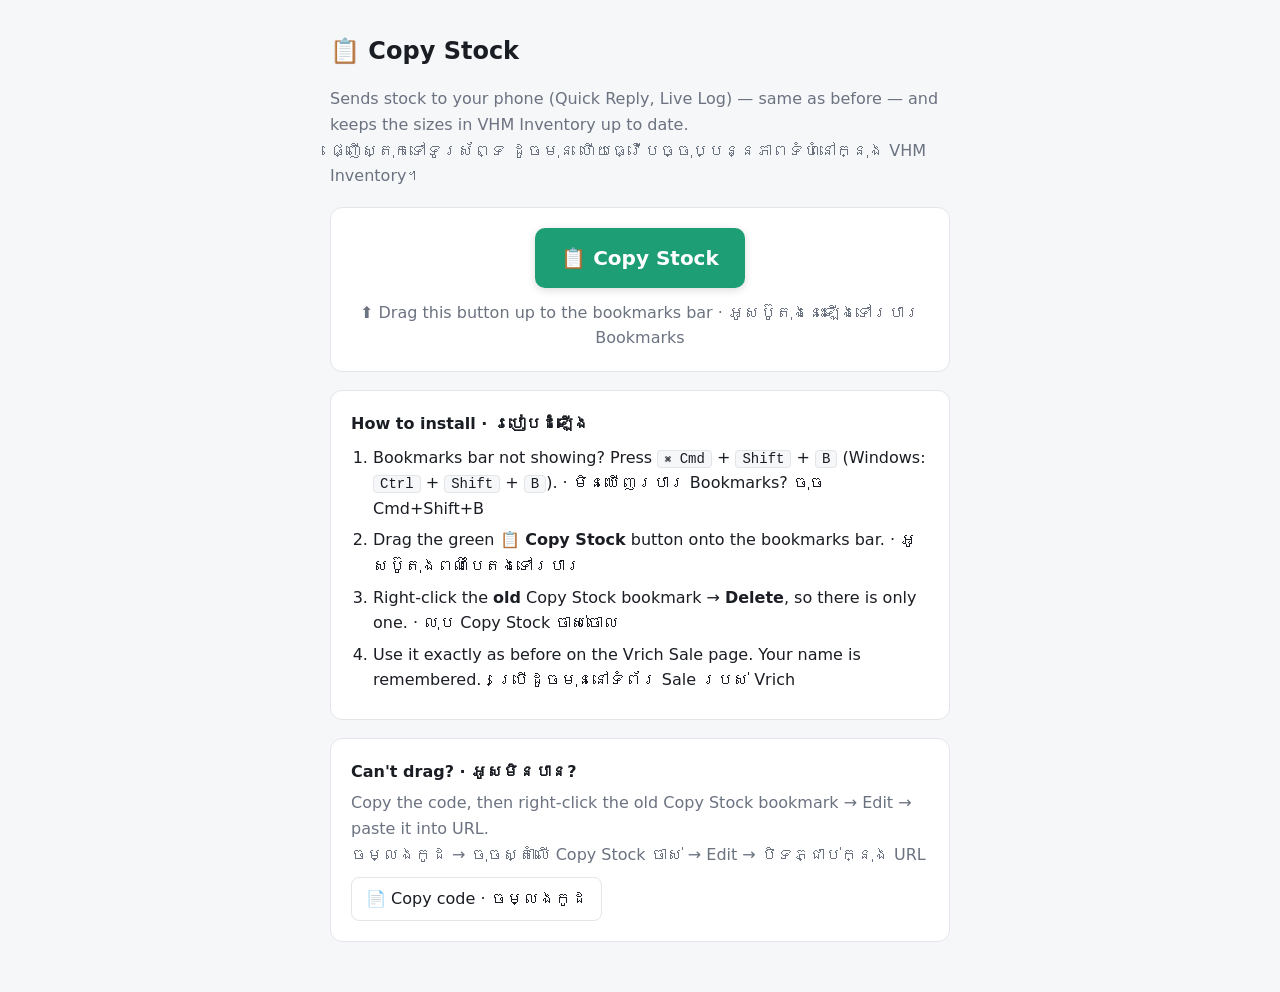
<file: tools/install-copy-stock.html>
<!doctype html>
<html lang="km"><head><meta charset="utf-8"><meta name="viewport" content="width=device-width, initial-scale=1">
<title>Install Copy Stock</title>
<style>
  :root { --bg:#f6f7f9; --card:#fff; --text:#1a1d23; --muted:#6b7280; --green:#1D9E75; --border:#e3e5e9; }
  @media (prefers-color-scheme: dark) { :root { --bg:#111418; --card:#1b1f25; --text:#e8eaed; --muted:#9aa0a6; --border:#2c313a; } }
  body { margin:0; background:var(--bg); color:var(--text); font:16px/1.6 system-ui, -apple-system, "Noto Sans Khmer", sans-serif; }
  main { max-width:620px; margin:0 auto; padding:32px 16px; }
  h1 { font-size:24px; margin:0 0 4px; }
  .muted { color:var(--muted); }
  .card { background:var(--card); border:1px solid var(--border); border-radius:12px; padding:20px; margin:18px 0; }
  .drag { display:inline-block; background:var(--green); color:#fff; font-weight:700; font-size:20px; padding:14px 26px; border-radius:10px; text-decoration:none; cursor:grab; box-shadow:0 2px 8px rgba(0,0,0,.15); }
  .drag:active { cursor:grabbing; }
  ol { padding-left:22px; margin:8px 0 0; } li { margin:6px 0; }
  kbd { background:var(--bg); border:1px solid var(--border); border-radius:4px; padding:0 6px; font-size:14px; }
  button { font:inherit; padding:8px 14px; border-radius:8px; border:1px solid var(--border); background:var(--card); color:var(--text); cursor:pointer; }
</style></head><body><main>
  <h1>📋 Copy Stock</h1>
  <p class="muted">Sends stock to your phone (Quick Reply, Live Log) — same as before — and keeps the sizes in VHM Inventory up to date.<br>ផ្ញើស្តុកទៅទូរស័ព្ទ ដូចមុន ហើយធ្វើបច្ចុប្បន្នភាពទំហំនៅក្នុង VHM Inventory។</p>

  <div class="card" style="text-align:center">
    <a class="drag" href="javascript:(function () %7B%0Avar valid = %5B'KIN', 'JINH', 'YAA', 'RY', 'NITH', 'VID', 'LY', 'DAVID'%5D;%0Avar name = localStorage.getItem('vhm_stock_name');%0Aif (!name %7C%7C valid.indexOf(name.trim().toUpperCase()) === -1) %7B%0Aname = prompt('%E1%9E%88%E1%9F%92%E1%9E%98%E1%9F%84%E1%9F%87%E1%9E%9A%E1%9E%94%E1%9E%9F%E1%9F%8B%E1%9E%A2%E1%9F%92%E1%9E%93%E1%9E%80%3F Type exactly one of%3A KIN, JINH, Yaa, Ry, NITH, VID, LY, David');%0Aif (!name %7C%7C valid.indexOf(name.trim().toUpperCase()) === -1) %7B alert('Please use one of%3A KIN, JINH, Yaa, Ry, NITH, VID, LY, David'); return; %7D%0AlocalStorage.setItem('vhm_stock_name', name);%0A%7D%0Avar API = 'https%3A%2F%2Ffirestore.googleapis.com%2Fv1%2Fprojects%2Fvhm-catalog%2Fdatabases%2F(default)%2Fdocuments%2Fkv%2F';%0Avar KEY = '%3Fkey=AIzaSyDDQp5_gvuRdX0flKQ3gm3zXJM_SXWUJSE';%0Avar key = 'stock_relay_' %2B name.trim().toUpperCase().replace(%2F%5B%5EA-Z0-9%5D%2Fg, '');%0Afunction toast(m, c, top) %7B%0Avar n = document.createElement('div'); n.textContent = m;%0An.style.cssText = 'position%3Afixed;top%3A' %2B (top %7C%7C 16) %2B 'px;left%3A50%25;transform%3AtranslateX(-50%25);background%3A' %2B (c %7C%7C '%231D9E75') %2B ';color%3A%23fff;padding%3A10px 18px;border-radius%3A8px;font-size%3A15px;z-index%3A999999;font-family%3Asans-serif';%0Adocument.body.appendChild(n); setTimeout(function () %7B n.remove(); %7D, 2200);%0A%7D%0Afunction save(doc, fields) %7B return fetch(API %2B doc %2B KEY, %7B method%3A 'PATCH', headers%3A %7B 'Content-Type'%3A 'application%2Fjson' %7D, body%3A JSON.stringify(%7B fields%3A fields %7D) %7D); %7D%0Avar lines = %5B%5D;%0Adocument.querySelectorAll('.monitor-item%3Anot(.dummy)').forEach(function (li) %7B%0Aif (li.style.display === 'none' %7C%7C li.getAttribute('hide') === '1') return;%0Avar code = li.querySelector('.code'), price = li.querySelector('.price'), qty = li.querySelector('.quantity'), remain = li.querySelector('.remain');%0Aif (!code %7C%7C !remain) return;%0Avar line = %5Bcode.innerText, price %3F price.innerText %3A '', qty %3F qty.innerText %3A '', remain.innerText%5D.join(' ');%0Alines.push(line.replace(%2F%5Cs%2B%2Fg, ' ').trim());%0A%7D);%0Asave(key, %7B data%3A %7B stringValue%3A lines.join('%5Cn') %7D, updatedAt%3A %7B timestampValue%3A new Date().toISOString() %7D %7D)%0A.then(function (r) %7B if (r.ok) toast('%E1%9E%95%E1%9F%92%E1%9E%89%E1%9E%BE%E1%9E%91%E1%9F%85%E1%9E%91%E1%9E%BC%E1%9E%9A%E1%9E%9F%E1%9F%90%E1%9E%96%E1%9F%92%E1%9E%91%E1%9E%94%E1%9E%B6%E1%9E%93%E1%9E%A0%E1%9E%BE%E1%9E%99 %E2%9C%85 (' %2B lines.length %2B ')'); else toast('%E1%9E%98%E1%9E%B7%E1%9E%93%E1%9E%94%E1%9E%B6%E1%9E%93%E1%9E%87%E1%9F%84%E1%9E%82%E1%9E%87%E1%9F%90%E1%9E%99 %E2%9D%8C', '%23E24B4A'); %7D)%0A.catch(function () %7B toast('%E1%9E%98%E1%9E%B7%E1%9E%93%E1%9E%94%E1%9E%B6%E1%9E%93%E1%9E%87%E1%9F%84%E1%9E%82%E1%9E%87%E1%9F%90%E1%9E%99 %E2%9D%8C', '%23E24B4A'); %7D);%0Atry %7B publishSizes(); %7D catch (e) %7B console.warn('VHM sizes', e); %7D%0Afunction publishSizes() %7B%0Avar dEl = document.getElementById('search_date'), rEl = document.getElementById('search_round');%0Aif (!dEl) return;%0Avar now = new Date(), p2 = function (n) %7B return (n %3C 10 %3F '0' %3A '') %2B n; %7D;%0Avar today = p2(now.getDate()) %2B '%2F' %2B p2(now.getMonth() %2B 1) %2B '%2F' %2B now.getFullYear();%0Aif (dEl.value !== today) return;                              %2F%2F only today's sale is %22now%22%0Aif (rEl %26%26 rEl.selectedIndex !== rEl.options.length - 1) return;%0Avar last = %2BlocalStorage.getItem('vhm_sizes_at') %7C%7C 0;%0Aif (Date.now() - last %3C 2 * 60 * 1000) return;%0Avar SIZE = %2F%5E(XXS%7CXS%7CS%7CM%7CL%7CXL%7CXXL%7CXXXL%7C%5B2-6%5DXL%7CF%7CFS%7CFREE%7CFREESIZE%7C%5Cd%7B2%7D)%24%2Fi;%0Avar map = %7B%7D, n = 0;%0Afunction add(code, colour, size, qty, legacyBase) %7B%0Acode = String(code %7C%7C '').replace(%2F!%2B%24%2F, '').trim().toUpperCase(); if (!code) return;%0Acolour = String(colour %7C%7C '').trim(); size = String(size %7C%7C '').trim().toUpperCase();%0Aqty = Math.max(0, Math.round(%2Bqty %7C%7C 0));%0Avar arr = map%5Bcode%5D %7C%7C (map%5Bcode%5D = %5B%5D);%0Afor (var i = 0; i %3C arr.length; i%2B%2B) if (arr%5Bi%5D%5B0%5D === colour %26%26 arr%5Bi%5D%5B1%5D === size) %7B arr%5Bi%5D%5B2%5D %2B= qty; return; %7D%0Avar row = %5Bcolour, size, qty%5D; if (legacyBase) row.push(legacyBase); arr.push(row); n%2B%2B;%0A%7D%0Afunction fromDesc(code, desc, qty) %7B%0Avar t = String(desc %7C%7C '').trim().split(%2F%5Cs%2B%2F).filter(Boolean), size = '', colour = '';%0Aif (t.length %3E 1 %26%26 SIZE.test(t%5Bt.length - 1%5D)) size = t.pop();%0Aif (t.length %3E= 2) colour = t%5Bt.length - 1%5D;%0Avar m = %2F%5E(%5BA-Z%5D%2B)(%5Cd%7B2%7D)%24%2F.exec(String(code).toUpperCase());%0Aif (!size %26%26 m %26%26 %2Bm%5B2%5D %3E= 26 %26%26 %2Bm%5B2%5D %3C= 46 %26%26 %2F%5E%E1%9E%81%E1%9F%84%2F.test(t%5B0%5D %7C%7C '')) %7B add(code, colour, m%5B2%5D, qty, m%5B1%5D); return; %7D%0Aadd(code, colour, size, qty);%0A%7D%0Avar %24 = window.jQuery;%0Adocument.querySelectorAll('.monitor-item%3Anot(.dummy)').forEach(function (li) %7B%0Avar p = %24 %26%26 %24(li).data('product');%0Avar code = (p %26%26 p.code) %7C%7C li.getAttribute('data-code');%0Avar desc = (p %26%26 p.description) %7C%7C li.getAttribute('data-description');%0Avar q = %2B((p %26%26 p.quantity) != null %3F p.quantity %3A li.getAttribute('data-quantity'));%0Avar ordered = %2B((p %26%26 p.details_count) != null %3F p.details_count %3A li.getAttribute('data-details_count'));%0Aif (!code) return;%0Aif (isNaN(q) %7C%7C isNaN(ordered)) %7B                           %2F%2F fallback%3A the %22sold %2F remain%22 text%0Avar m = %2F(-%3F%5B%5Cd,%5D%2B)%5Cs*%24%2F.exec((li.querySelector('.remain') %7C%7C %7B%7D).innerText %7C%7C '');%0AfromDesc(code, desc, m %3F %2Bm%5B1%5D.replace(%2F,%2Fg, '') %3A 0); return;%0A%7D%0AfromDesc(code, desc, q - ordered);%0A%7D);%0Aif (n %3C 300) return;                                          %2F%2F the sale list isn't loaded yet %E2%80%94 don't publish a partial one%0Avar url = '%2FproductStock%2Flist%3Fdate=' %2B encodeURIComponent(dEl.value) %2B '%26round=' %2B encodeURIComponent(rEl %3F rEl.value %3A '');%0Afetch(url, %7B credentials%3A 'same-origin', headers%3A %7B 'X-Requested-With'%3A 'XMLHttpRequest' %7D %7D)%0A.then(function (r) %7B return r.ok %3F r.json() %3A %5B%5D; %7D).catch(function () %7B return %5B%5D; %7D)%0A.then(function (list) %7B%0Alist = Array.isArray(list) %3F list %3A (list %26%26 (list.rows %7C%7C list.data)) %7C%7C %5B%5D;%0Alist.forEach(function (s) %7B%0Avar code = s.sale_code %7C%7C String(s.product_stock_code %7C%7C '').split('-')%5B0%5D;%0Aif (s.variant_size %7C%7C s.variant_color) add(code, s.variant_color, s.variant_size, s.quantity);%0Aelse fromDesc(code, s.product_stock_desc, s.quantity);%0A%7D);%0Avar codes = Object.keys(map).sort(), body = %7B%7D;%0Acodes.forEach(function (c) %7B body%5Bc%5D = map%5Bc%5D.sort(function (a, b) %7B return (a%5B0%5D %2B a%5B1%5D).localeCompare(b%5B0%5D %2B b%5B1%5D); %7D); %7D);%0Avar json = JSON.stringify(body), h = 0;%0Afor (var i = 0; i %3C json.length; i%2B%2B) h = (h * 31 %2B json.charCodeAt(i)) %7C 0;%0Avar hash = (h %3E%3E%3E 0).toString(36) %2B '-' %2B json.length;%0Aif (hash === localStorage.getItem('vhm_sizes_hash') %26%26 Date.now() - last %3C 30 * 60 * 1000) return;%0Areturn gzip64(json).then(function (z) %7B%0Avar at = new Date().toISOString(), meta = %7B hash%3A %7B stringValue%3A hash %7D, at%3A %7B timestampValue%3A at %7D, codes%3A %7B integerValue%3A String(codes.length) %7D, by%3A %7B stringValue%3A name.trim().toUpperCase() %7D %7D;%0Areturn save('vhm_sizes', Object.assign(%7B data%3A %7B stringValue%3A z %7D %7D, meta))%0A.then(function (r) %7B if (!r.ok) throw new Error(r.status); return save('vhm_sizes_meta', meta); %7D)%0A.then(function (r) %7B%0Aif (!r.ok) throw new Error(r.status);%0AlocalStorage.setItem('vhm_sizes_hash', hash); localStorage.setItem('vhm_sizes_at', String(Date.now()));%0Atoast('%F0%9F%93%8F VHM sizes updated (' %2B codes.length %2B ')', '%232563eb', 64);%0Areturn saveDay(z, meta);%0A%7D);%0A%7D);%0A%7D).catch(function (e) %7B console.warn('VHM sizes not saved', e); %7D);%0A%7D%0Afunction saveDay(z, meta) %7B%0Avar d = new Date(), p2 = function (n) %7B return (n %3C 10 %3F '0' %3A '') %2B n; %7D;%0Avar day = d.getFullYear() %2B '-' %2B p2(d.getMonth() %2B 1) %2B '-' %2B p2(d.getDate());%0Aif (localStorage.getItem('vhm_sizes_day') === day) return;%0Avar fields = Object.assign(%7B data%3A %7B stringValue%3A z %7D, day%3A %7B stringValue%3A day %7D %7D, meta);%0Areturn fetch(API %2B 'vhm_sizes_day%3A' %2B day %2B KEY %2B '%26currentDocument.exists=false', %7B method%3A 'PATCH', headers%3A %7B 'Content-Type'%3A 'application%2Fjson' %7D, body%3A JSON.stringify(%7B fields%3A fields %7D) %7D)%0A.then(function (r) %7B if (r.ok %7C%7C r.status === 400 %7C%7C r.status === 409) localStorage.setItem('vhm_sizes_day', day); %7D);%0A%7D%0Afunction gzip64(text) %7B%0Avar s = new Blob(%5Btext%5D).stream().pipeThrough(new CompressionStream('gzip'));%0Areturn new Response(s).arrayBuffer().then(function (buf) %7B%0Avar b = new Uint8Array(buf), out = '';%0Afor (var i = 0; i %3C b.length; i %2B= 0x8000) out %2B= String.fromCharCode.apply(null, b.subarray(i, i %2B 0x8000));%0Areturn btoa(out);%0A%7D);%0A%7D%0A%7D)();" title="Drag me to the bookmarks bar" onclick="alert('Drag this button to the bookmarks bar · អូសប៊ូតុងនេះទៅរបារ Bookmarks'); return false;">📋 Copy Stock</a>
    <p class="muted" style="margin:12px 0 0">⬆ Drag this button up to the bookmarks bar · អូសប៊ូតុងនេះឡើងទៅរបារ Bookmarks</p>
  </div>

  <div class="card">
    <b>How to install · របៀបដំឡើង</b>
    <ol>
      <li>Bookmarks bar not showing? Press <kbd>⌘ Cmd</kbd> + <kbd>Shift</kbd> + <kbd>B</kbd> (Windows: <kbd>Ctrl</kbd> + <kbd>Shift</kbd> + <kbd>B</kbd>). · មិនឃើញរបារ Bookmarks? ចុច Cmd+Shift+B</li>
      <li>Drag the green <b>📋 Copy Stock</b> button onto the bookmarks bar. · អូសប៊ូតុងពណ៌បៃតងទៅរបារ</li>
      <li>Right-click the <b>old</b> Copy Stock bookmark → <b>Delete</b>, so there is only one. · លុប Copy Stock ចាស់ចោល</li>
      <li>Use it exactly as before on the Vrich Sale page. Your name is remembered. · ប្រើដូចមុននៅទំព័រ Sale របស់ Vrich</li>
    </ol>
  </div>

  <div class="card">
    <b>Can't drag? · អូសមិនបាន?</b>
    <p class="muted" style="margin:6px 0 10px">Copy the code, then right-click the old Copy Stock bookmark → Edit → paste it into URL.<br>ចម្លងកូដ → ចុចស្តាំលើ Copy Stock ចាស់ → Edit → បិទភ្ជាប់ក្នុង URL</p>
    <button id="copy">📄 Copy code · ចម្លងកូដ</button> <span id="ok" class="muted"></span>
  </div>
</main>
<script>
  document.getElementById("copy").onclick = function () {
    var t = document.querySelector(".drag").getAttribute("href");
    (navigator.clipboard ? navigator.clipboard.writeText(t) : Promise.reject()).then(function () { document.getElementById("ok").textContent = "✓ Copied · បានចម្លង"; })
      .catch(function () { prompt("Copy this · ចម្លង", t); });
  };
</script>
</body></html>
</file>
